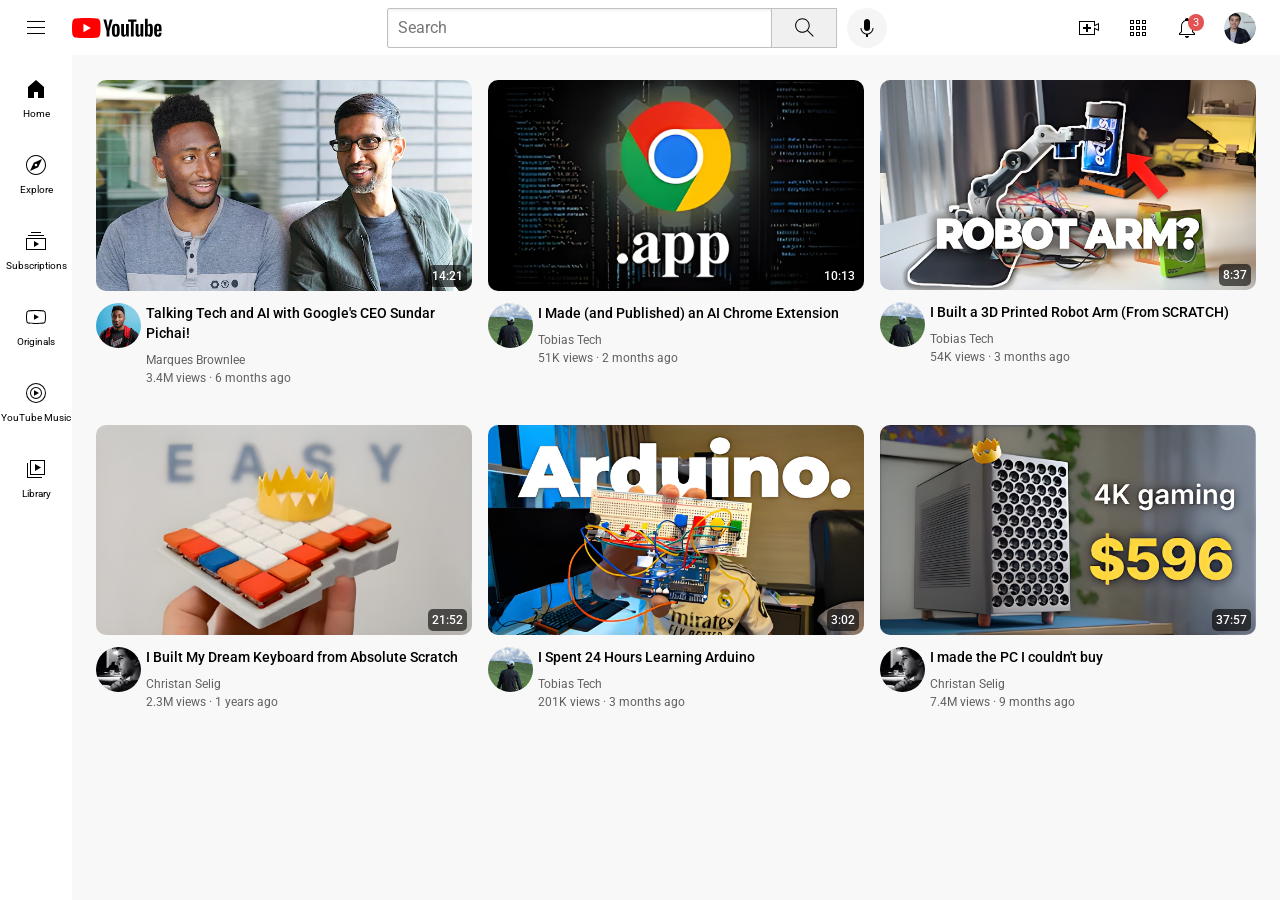
<file: youtube.html>
<!DOCTYPE html>
<html>
  <head>
    <title>Youtube Showcase</title>

    <link rel="preconnect" href="https://fonts.googleapis.com">
    <link rel="preconnect" href="https://fonts.gstatic.com" crossorigin>
    <link href="https://fonts.googleapis.com/css2?family=Fredoka:wght@300..700&family=Roboto:ital,wght@0,100..900;1,100..900&display=swap" rel="stylesheet">

    <link rel="stylesheet" href="Styles/general.css">
    <link rel="stylesheet" href="Styles/header.css">
    <link rel="stylesheet" href="Styles/video.css">
    <link rel="stylesheet" href="Styles/sidebar.css">
  </head>
  <body>
    <div class="header">
      <div class="left-section">
        <img class="hamburger-menu" src="Icons/hamburger-menu.svg">
        <img class="youtube-logo" src="Icons/youtube-logo.svg">
      </div>

      <div class="middle-section">
        <input class="search-bar" type="text" placeholder="Search">
        <button class="search-button"><img class="search-icon" src="Icons/search.svg"></button>
        <button class="voice-search-button"><img class="voice-search-icon" src="Icons/voice-search-icon.svg"></button>
      </div>

      <div class="right-section">
        <img class="upload-icon" src="Icons/upload.svg">
        <img class="youtube-apps-icon" src="Icons/youtube-apps.svg">
        <div class="notifications-icon-container">
          <img class="notifications-icon" src="Icons/notifications.svg">
          <div class="notifications-count">3</div>
        </div>
        <img class="current-user-picture" src="channel-pictures/my-channel.jpeg">
      </div>
    </div>

    <div class="sidebar">
      <div class="sidebar-link">
        <img src="Icons/home.svg">
        <div>Home</div>
      </div>
      <div class="sidebar-link">
        <img src="Icons/explore.svg">
        <div>Explore</div>
      </div>
      <div class="sidebar-link">
        <img src="Icons/subscriptions.svg">
        <div>Subscriptions</div>
      </div>
      <div class="sidebar-link">
        <img src="Icons/originals.svg">
        <div>Originals</div>
      </div>
      <div class="sidebar-link">
        <img src="Icons/youtube-music.svg">
        <div>YouTube Music</div>
      </div>
      <div class="sidebar-link">
        <img src="Icons/library.svg">
        <div>Library</div>
      </div>
    </div>

    <div class="video-grid">

      <div class="video-preview">
        <div class="thumbnail-row">
          <a href="https://www.youtube.com/watch?v=n2RNcPRtAiY&t=10s" target="_blank">
            <img class="thumbnail" src="Thumbnails/thumbnail-1.webp">
          </a>
          <div class="video-time">14:21</div>
        </div>
        <div class="video-info-grid">
          <div class="channel-picture">
            <a href="https://www.youtube.com/@mkbhd" target="_blank">
            <img class="profile-picture" src="channel-pictures/channel-1.jpeg">
            </a>
          </div>
          <div class="video-info">
            <p class="video-title">Talking Tech and AI with Google's CEO Sundar Pichai!</p>
            <p class="video-author">Marques Brownlee</p>
            <p class="video-stats">3.4M views &#183; 6 months ago</p>
          </div>
        </div>
      </div>

      <div class="video-preview">
        <div class="thumbnail-row">
          <a href="https://www.youtube.com/watch?v=cdLNzQEKlC8" target="_blank">
            <img class="thumbnail" src="Thumbnails/ChromeExtension_upscaled.webp">
          </a>
          <div class="video-time">10:13</div>
        </div>
        <div class="video-info-grid">
          <div class="channel-picture">
            <a href="https://www.youtube.com/@tobiastechy" target="_blank">
            <img class="profile-picture" src="channel-pictures/channel-3.jpeg">
            </a>
          </div>
          <div class="video-info">
            <p class="video-title">I Made (and Published) an AI Chrome Extension</p>
            <p class="video-author">Tobias Tech</p>
            <p class="video-stats">51K views &#183; 2 months ago</p>
          </div>
        </div>
      </div>

      <div class="video-preview">
        <div class="thumbnail-row">
          <a href="https://www.youtube.com/watch?v=5Ielv6oBUnA" target="_blank">
            <img class="thumbnail" src="Thumbnails/RobotArm.webp">
          </a>
          <div class="video-time">8:37</div>
        </div>
        <div class="video-info-grid">
          <div class="channel-picture">
            <a href="https://www.youtube.com/@tobiastechy" target="_blank">     
            <img class="profile-picture" src="channel-pictures/channel-3.jpeg">
            </a>
          </div>
          <div class="video-info">
            <p class="video-title">I Built a 3D Printed Robot Arm (From SCRATCH)</p>
            <p class="video-author">Tobias Tech</p>
            <p class="video-stats">54K views &#183; 3 months ago</p>
          </div>
        </div>
      </div>

      <div class="video-preview">
        <div class="thumbnail-row">
          <a href="https://www.youtube.com/watch?v=7HgAN5cEmkk" target="_blank">
            <img class="thumbnail" src="Thumbnails/Keyboard.webp">
          </a>
          <div class="video-time">21:52</div>
        </div>
        <div class="video-info-grid">
          <div class="channel-picture">
            <a href="https://www.youtube.com/@cselig" target="_blank">
            <img class="profile-picture" src="channel-pictures/channel-4.jpeg">
            </a>
          </div>
          <div class="video-info">
            <p class="video-title">I Built My Dream Keyboard from Absolute Scratch</p>
            <p class="video-author">Christan Selig</p>
            <p class="video-stats">2.3M views &#183; 1 years ago</p>
          </div>
        </div>
      </div>

      <div class="video-preview">
        <div class="thumbnail-row">
          <a href="https://www.youtube.com/watch?v=-zWdzUf6oWM" target="_blank">
            <img class="thumbnail" src="Thumbnails/Arduino_upscaled.webp">
          </a>
          <div class="video-time">3:02</div>
        </div>
        <div class="video-info-grid">
          <div class="channel-picture">
            <a href="https://www.youtube.com/@tobiastechy" target="_blank">     
            <img class="profile-picture" src="channel-pictures/channel-3.jpeg">
            </a>
          </div>
          <div class="video-info">
            <p class="video-title">I Spent 24 Hours Learning Arduino</p>
            <p class="video-author">Tobias Tech</p>
            <p class="video-stats">201K views &#183; 3 months ago</p>
          </div>
        </div>
      </div>

      <div class="video-preview">
        <div class="thumbnail-row">
          <a href="https://www.youtube.com/watch?v=7HgAN5cEmkk&t=1759s" target="_blank">
            <img class="thumbnail" src="Thumbnails/ApplePc_upscaled.webp">
          </a>
          <div class="video-time">37:57</div>
        </div>
        <div class="video-info-grid">
          <div class="channel-picture">
          <a href="https://www.youtube.com/@cselig" target="_blank">
            <img class="profile-picture" src="channel-pictures/channel-4.jpeg">
            </a>
          </div>
          <div class="video-info">
            <p class="video-title">I made the PC I couldn't buy</p>
            <p class="video-author">Christan Selig</p>
            <p class="video-stats">7.4M views &#183; 9 months ago</p>
          </div>
        </div>
      </div>

    </div>
  </body>
</html>
</file>
<file: Styles/general.css>
p {
  font-family: 'Roboto', Arial;
  margin-top: 0px;
  margin-bottom: 0px;
}

body {
  margin: 0;
  padding-top: 80px;
  padding-left: 96px;
  padding-right: 24px;
  background-color: rgb(248, 248, 248);
}
</file>
<file: Styles/header.css>
.header {
  height: 55px;
  display: flex;
  flex-direction: row;
  justify-content: space-between;
  position: fixed;
  top: 0;
  left: 0;
  right: 0;
  z-index: 100;
  background-color: white;
}

.left-section {
  display: flex;
  align-items: center;
}

.hamburger-menu {
  height: 24px;
  margin-left: 24px;
  margin-right: 24px;
}

.youtube-logo {
  height: 20px;
}

.middle-section {
  flex: 1;
  margin-left: 70px;
  margin-right: 35px;
  max-width: 500px;
  display: flex;
  align-items: center;
}

.search-bar {
  flex: 1;
  height: 36px;
  padding-left: 10px;
  font-size: 16px;
  border-width: 1px;
  border-style: solid;
  border-color: rgb(192, 192, 192);
  border-radius: 2px;
  box-shadow: inset 1px 2px 2px rgba(0, 0, 0, 0.05);
  width: 0;
}

.search-bar::placeholder {
  font-family: 'Roboto', Arial;
  font-size: 16px;
}

.search-button {
  height: 40px;
  width: 66px;
  background-color: rgb(240, 240, 240);
  border-width: 1px;
  border-style: solid;
  border-color: rgb(192, 192, 192);
  margin-left: -1px;
  margin-right: 10px;
}

.search-button,
.voice-search-button,
.upload-icon-container,
.youtube-apps-icon-container,
.notifications-icon-container {
  display: flex;
  justify-content: center;
  position: relative;
  align-items: center;
}

.search-icon {
  height: 25px;
}

.voice-search-button {
  height: 40px;
  width: 40px;
  border-radius: 20px;
  border: none;
  background-color: rgb(245, 245, 245);
}

.voice-search-icon {
  height: 24px;
}

.right-section {
  margin-right: 24px;
  display: flex;
  align-items: center;
  gap: 25px;
  flex-shrink: 0;
}

.upload-icon {
  height: 24px;
}

.youtube-apps-icon {
  height: 24px;
}

.notifications-icon {
  height: 24px;
}

.notifications-icon-container {
  position: relative;
}

.notifications-count {
  position: absolute;
  top: -2px;
  right: -5px;
  background-color: rgb(226, 84, 84);
  color: white;
  font-family: 'Roboto', Arial;
  font-size: 11px;
  padding-left: 5px;
  padding-right: 5px;
  padding-top: 2px;
  padding-bottom: 2px;
  border-radius: 10px;
}

.current-user-picture {
  height: 32px;
  border-radius: 16px;
}
</file>
<file: Styles/video.css>
.thumbnail {
  width: 100%;
  border-radius: 10px;
}

.video-title {
  margin-top: 0;
  font-size: 14px;
  font-weight: 500;
  line-height: 20px;
  margin-bottom: 10px;
}

.video-info-grid {
  display: grid;
  grid-template-columns: 50px 1fr;
}

.profile-picture {
  width: 45px;
  height: 45px;
  border-radius: 50%;
}

.thumbnail-row {
  margin-bottom: 8px;
  position: relative;
}

.video-author,
.video-stats {
  font-size: 12px;
  color: rgb(96, 96, 96);
}

.video-author {
  margin-bottom: 4px;
}

.video-grid {
  display: grid;
  grid-template-columns: 1fr 1fr 1fr;
  column-gap: 16px;
  row-gap: 40px;
}

.video-time {
  font-family: 'Roboto', Arial;
  font-size: 12px;
  font-weight: 500;
  padding-left: 4px;
  padding-right: 4px;
  padding-top: 4px;
  padding-bottom: 4px;
  border-radius: 5px;
  background-color: rgba(0, 0, 0, 0.6);
  color: white;
  position: absolute;
  bottom: 8px;
  right: 5px;
}
</file>
<file: Styles/sidebar.css>
.sidebar {
  position: fixed;
  left: 0;
  bottom: 0;
  top: 55px;
  background-color: white;
  width: 72px;
  z-index: 200;
  padding-top: 5px;
}

.sidebar-link {
  height: 76px;
  display: flex;
  justify-content: center;
  align-items: center;
  flex-direction: column;
  cursor: pointer;
}

.sidebar-link:hover {
  background-color: rgb(235, 235, 235);
}

.sidebar-link img {
  height: 24px;
  margin-bottom: 7px;
}

.sidebar-link div {
  font-family: 'Roboto', Arial;
  font-size: 10px;
}
</file>
